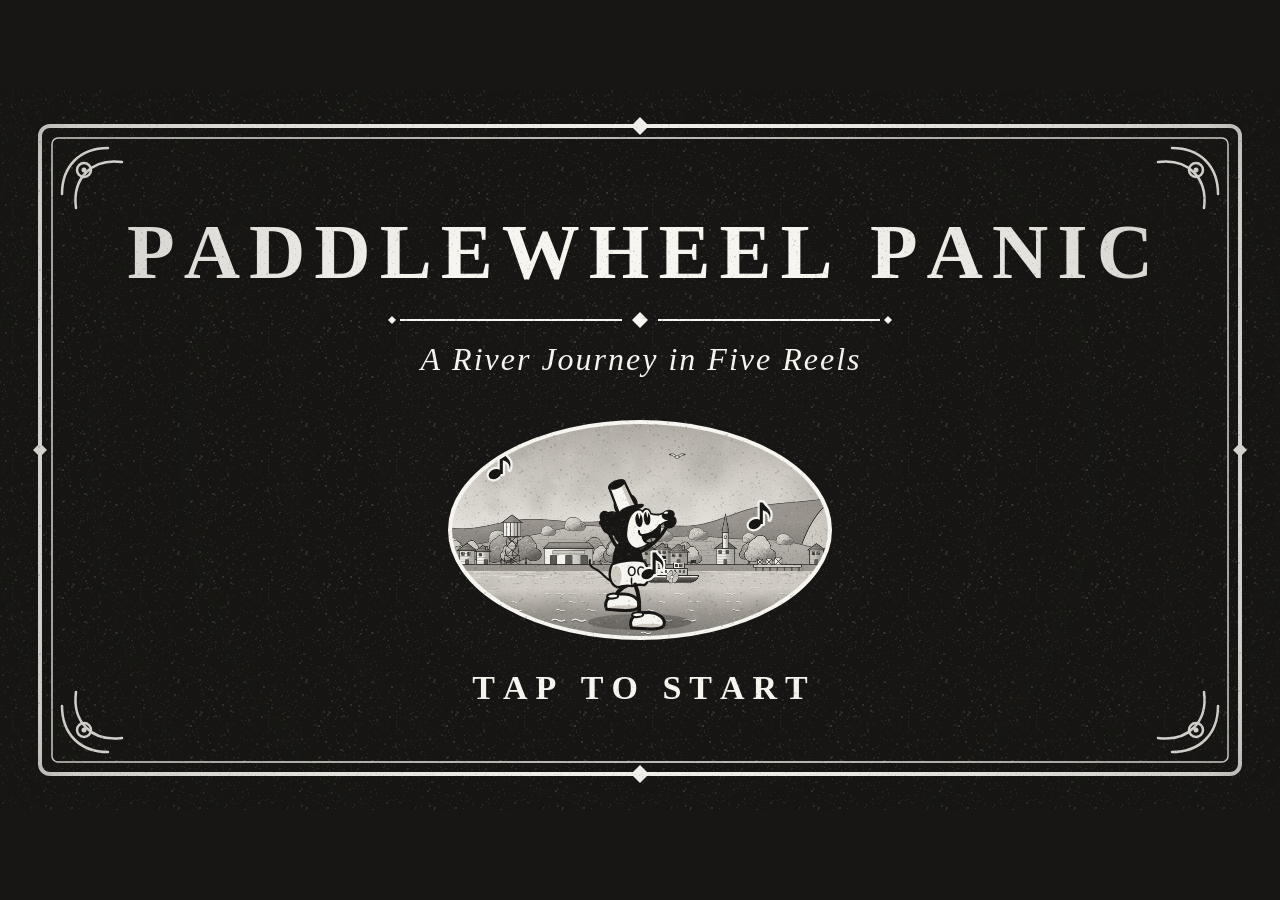
<file: www/index.html>
<!doctype html>
<html lang="en">
<head>
  <meta charset="utf-8">
  <meta name="viewport" content="width=device-width, initial-scale=1, viewport-fit=cover, user-scalable=no">
  <title>Paddlewheel Panic</title>
  <meta name="description" content="A 1928 river chase. Jump the barrels, whistle at the critters, and reach the landing before the Captain catches up.">
  <meta name="theme-color" content="#171614">
  <meta name="apple-mobile-web-app-capable" content="yes">
  <meta name="mobile-web-app-capable" content="yes">
  <meta name="apple-mobile-web-app-status-bar-style" content="black">
  <meta name="apple-mobile-web-app-title" content="Paddlewheel">
  <link rel="apple-touch-icon" href="icons/icon-180.png">
  <link rel="icon" type="image/png" sizes="192x192" href="icons/icon-192.png">
  <link rel="manifest" href="manifest.webmanifest">
  <link rel="stylesheet" href="styles.css">
</head>
<body>
  <canvas id="game" aria-label="Paddlewheel Panic game"></canvas>
  <div id="safe-probe" aria-hidden="true"></div>
  <div id="rotate" hidden>
    <div class="card">
      <svg class="phone" viewBox="0 0 120 120" aria-hidden="true">
        <g class="spin">
          <rect x="38" y="16" width="44" height="88" rx="9" fill="none" stroke="#f8f6f0" stroke-width="5"/>
          <circle cx="60" cy="94" r="4" fill="#f8f6f0"/>
          <rect x="52" y="22" width="16" height="4" rx="2" fill="#f8f6f0"/>
        </g>
        <path d="M18 70 A44 44 0 0 1 40 22" fill="none" stroke="#9a968f" stroke-width="4" stroke-linecap="round"/>
        <path d="M34 16 L42 22 L34 29" fill="none" stroke="#9a968f" stroke-width="4" stroke-linecap="round" stroke-linejoin="round"/>
      </svg>
      <p>Turn your phone sideways</p>
    </div>
  </div>
  <noscript><p class="noscript">Paddlewheel Panic needs JavaScript.</p></noscript>
  <script type="module" src="src/main.js"></script>
</body>
</html>
</file>
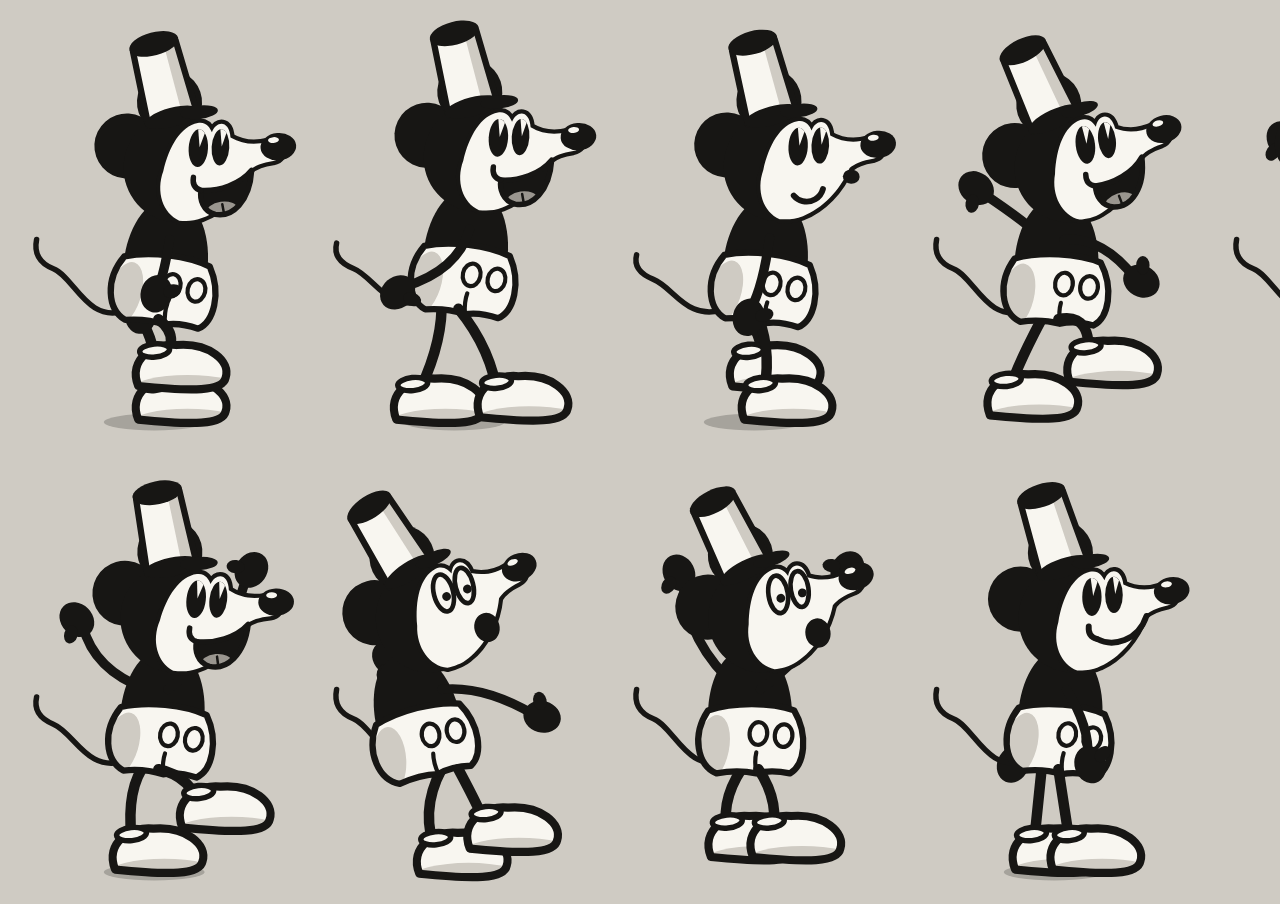
<file: tools/art-preview.html>
<!doctype html><meta charset="utf-8"><body style="margin:0;background:#cfcbc3">
<canvas id="c" width="1600" height="900"></canvas>
<script type="module">
import { drawHero } from "../www/src/art/hero.js";
const ctx = document.getElementById("c").getContext("2d");
ctx.fillStyle="#cfcbc3";ctx.fillRect(0,0,1600,900);
const poses=[["run",0],["run",1.5],["run",3],["jump",0],["fall",0],["dance",0.3],["hurt",0],["caught",0],["stand",0]];
poses.forEach(([p,ph],i)=>{
  const x=150+(i%5)*300, y=420+Math.floor(i/5)*450;
  drawHero(ctx,{x,y,pose:p,phase:ph,t:ph,scale:2.1,whistle:i==2?1:0});
});
window.done=true;
</script>
</file>
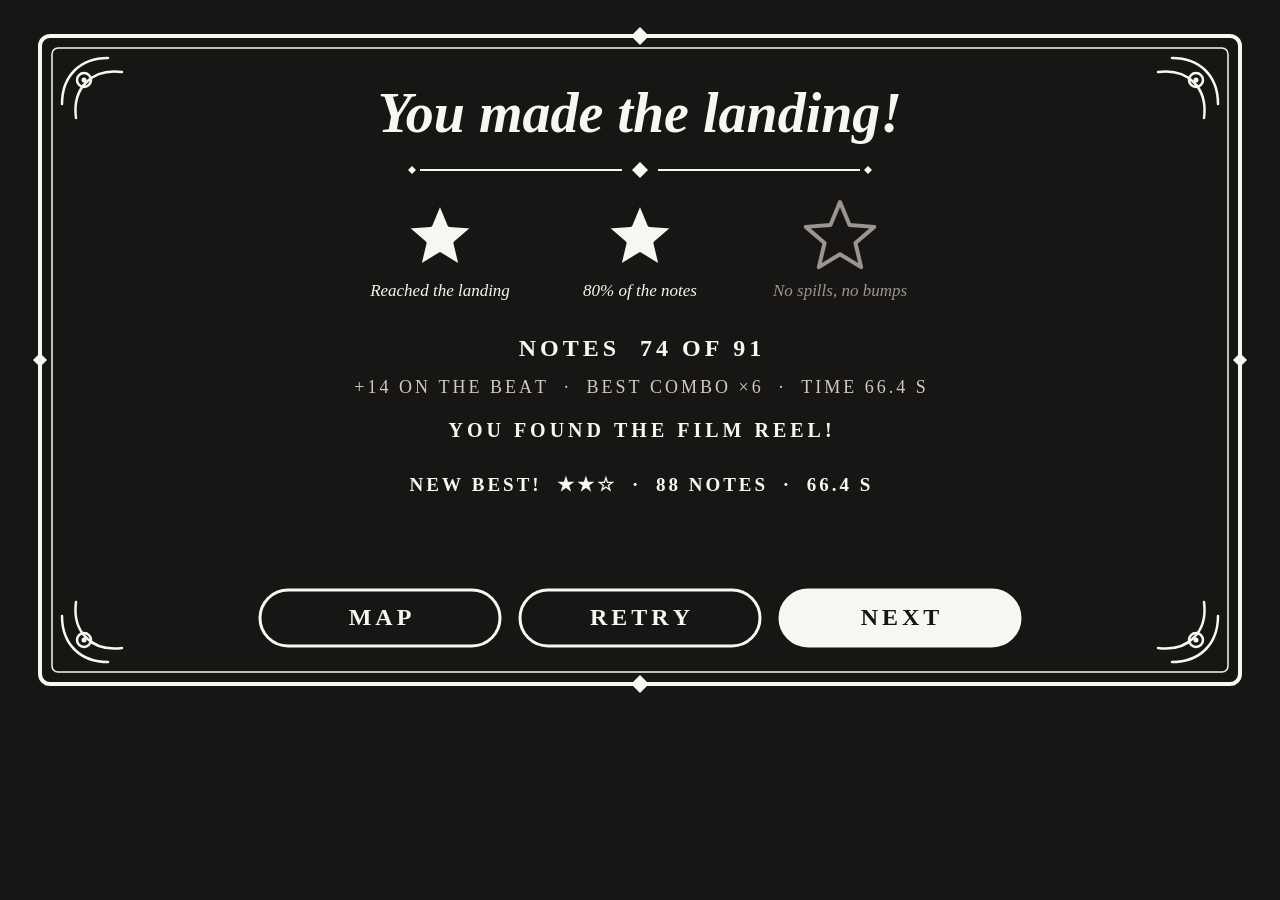
<file: tools/card-preview.html>
<!doctype html><meta charset="utf-8"><body style="margin:0;background:#171614">
<canvas id="c" width="1280" height="720"></canvas>
<script type="module">
// Intertitle cards for art review.
//   ?card=result (default) | intro      &level=2-3
import { drawResultCard, drawIntro } from "../www/src/screens/cards.js";
import { levelDef } from "../www/src/levels/index.js";
import { zoneOf } from "../www/src/zones/index.js";
const q = new URLSearchParams(location.search);
const ctx = document.getElementById("c").getContext("2d");
const id = q.get("level") || "1-1";
if (q.get("card") === "intro") {
  drawIntro(ctx, levelDef(id), zoneOf(id), { done: true, stars: 2, notes: 88, timeSec: 66.4, reel: false }, 1, { ghost: [0] });
} else {
  const r = { won: true, stars: 2, notes: 88, collected: 74, bonus: 14, bestCombo: 6, totalNotes: 91, ratio: 74 / 91, clean: false, distanceFt: 1460, progress: 1, timeSec: 66.4, reel: true, reelNew: true };
  drawResultCard(ctx, r, { done: true, stars: 2, notes: 88, timeSec: 66.4 }, true, 3, true);
}
</script>
</file>
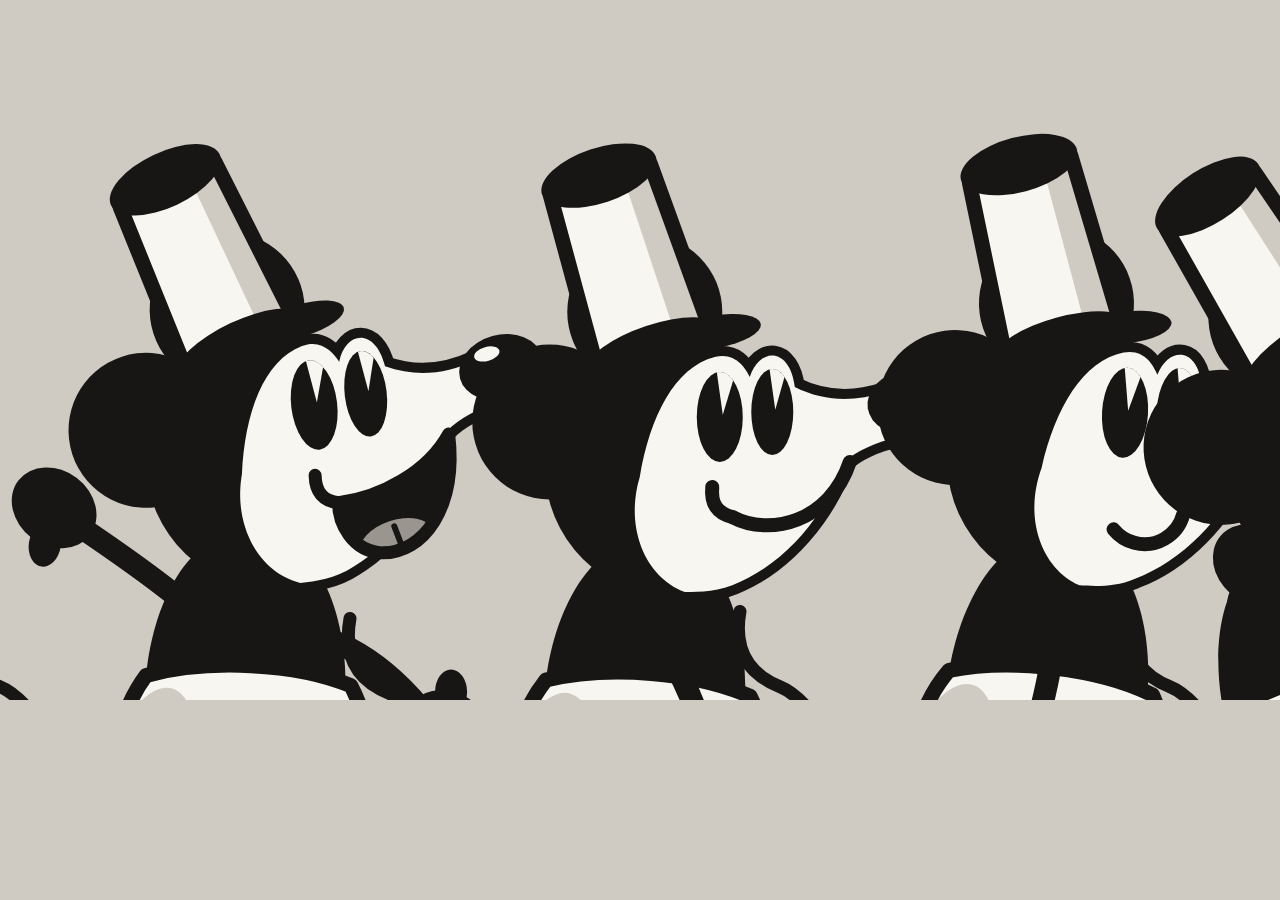
<file: tools/face-preview.html>
<!doctype html><meta charset="utf-8"><body style="margin:0;background:#cfcbc3">
<canvas id="c" width="1600" height="700"></canvas>
<script type="module">
// Face close-ups for review: open grin, closed smile, whistle, hurt.
import { drawHero } from "../www/src/art/hero.js";
const ctx = document.getElementById("c").getContext("2d");
ctx.fillStyle = "#cfcbc3"; ctx.fillRect(0, 0, 1600, 700);
const poses = [["jump", 0], ["stand", 0], ["run", 1], ["hurt", 0]];
poses.forEach(([pose, w], i) => drawHero(ctx, { x: 230 + i * 390, y: 1060, pose, t: 0.4, scale: 5, whistle: w, shadow: false }));
</script>
</file>
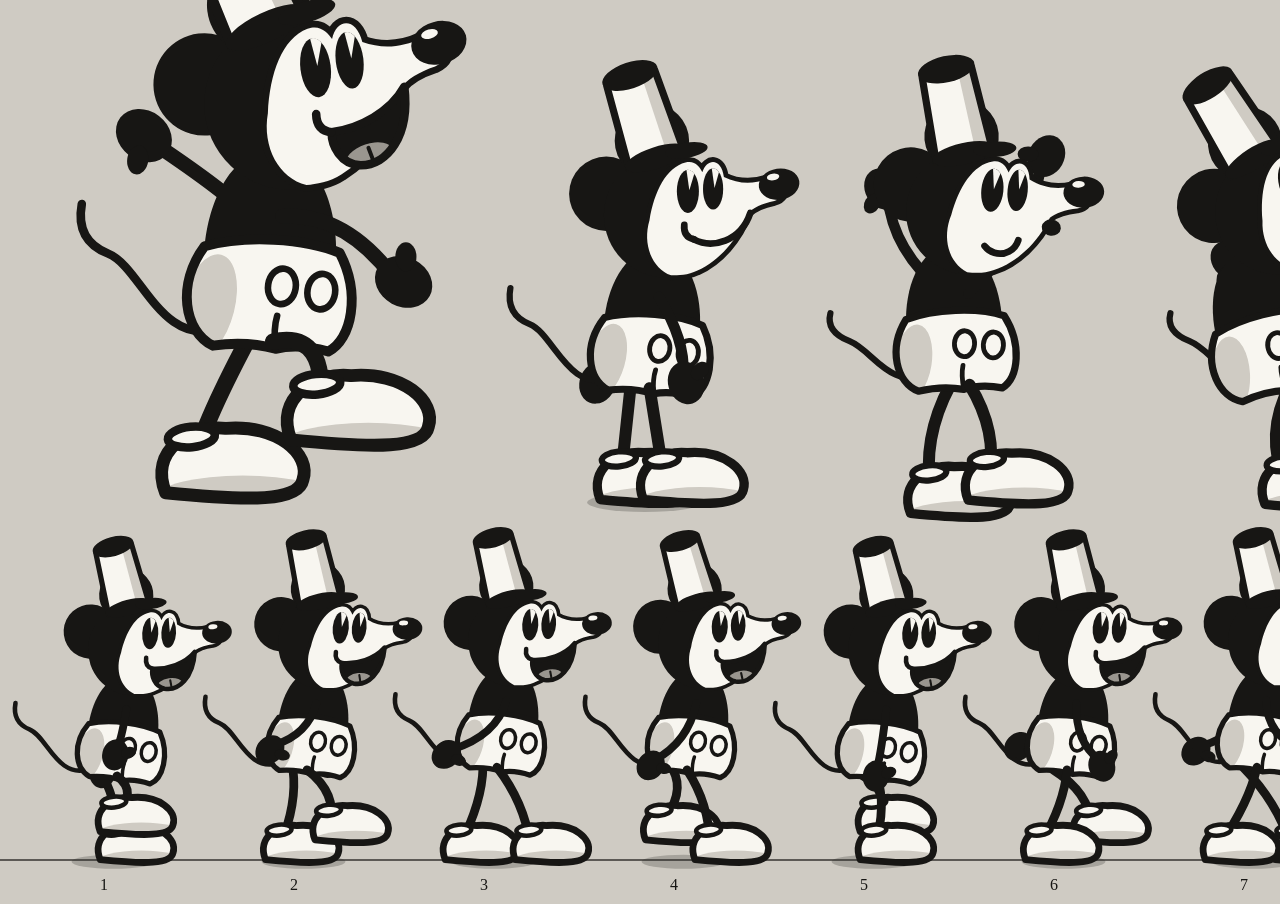
<file: tools/hero-sheet.html>
<!doctype html><meta charset="utf-8"><body style="margin:0;background:#cfcbc3">
<canvas id="c" width="1600" height="900"></canvas>
<script type="module">
// Hero review sheet: a big close-up plus eight frames of the run cycle with a
// ground line, so foot planting and direction are easy to judge.
import { drawHero } from "../www/src/art/hero.js";
const ctx = document.getElementById("c").getContext("2d");
ctx.fillStyle = "#cfcbc3"; ctx.fillRect(0, 0, 1600, 900);
drawHero(ctx, { x: 260, y: 500, pose: "jump", t: 0.4, scale: 3.3, shadow: false });
drawHero(ctx, { x: 640, y: 500, pose: "stand", t: 0.4, scale: 2.4 });
drawHero(ctx, { x: 960, y: 500, pose: "fall", t: 0.2, scale: 2.4, whistle: 1 });
drawHero(ctx, { x: 1300, y: 500, pose: "hurt", t: 0.2, scale: 2.4 });
ctx.strokeStyle = "#5c5955"; ctx.lineWidth = 2;
ctx.beginPath(); ctx.moveTo(0, 860); ctx.lineTo(1600, 860); ctx.stroke();
for (let i = 0; i < 8; i++) {
  drawHero(ctx, { x: 110 + i * 190, y: 860, pose: "run", phase: (i / 8) * Math.PI * 2, t: 0.4, scale: 1.75 });
  ctx.fillStyle = "#171614"; ctx.font = "16px Georgia"; ctx.fillText(String(i + 1), 100 + i * 190, 890);
}
</script>
</file>
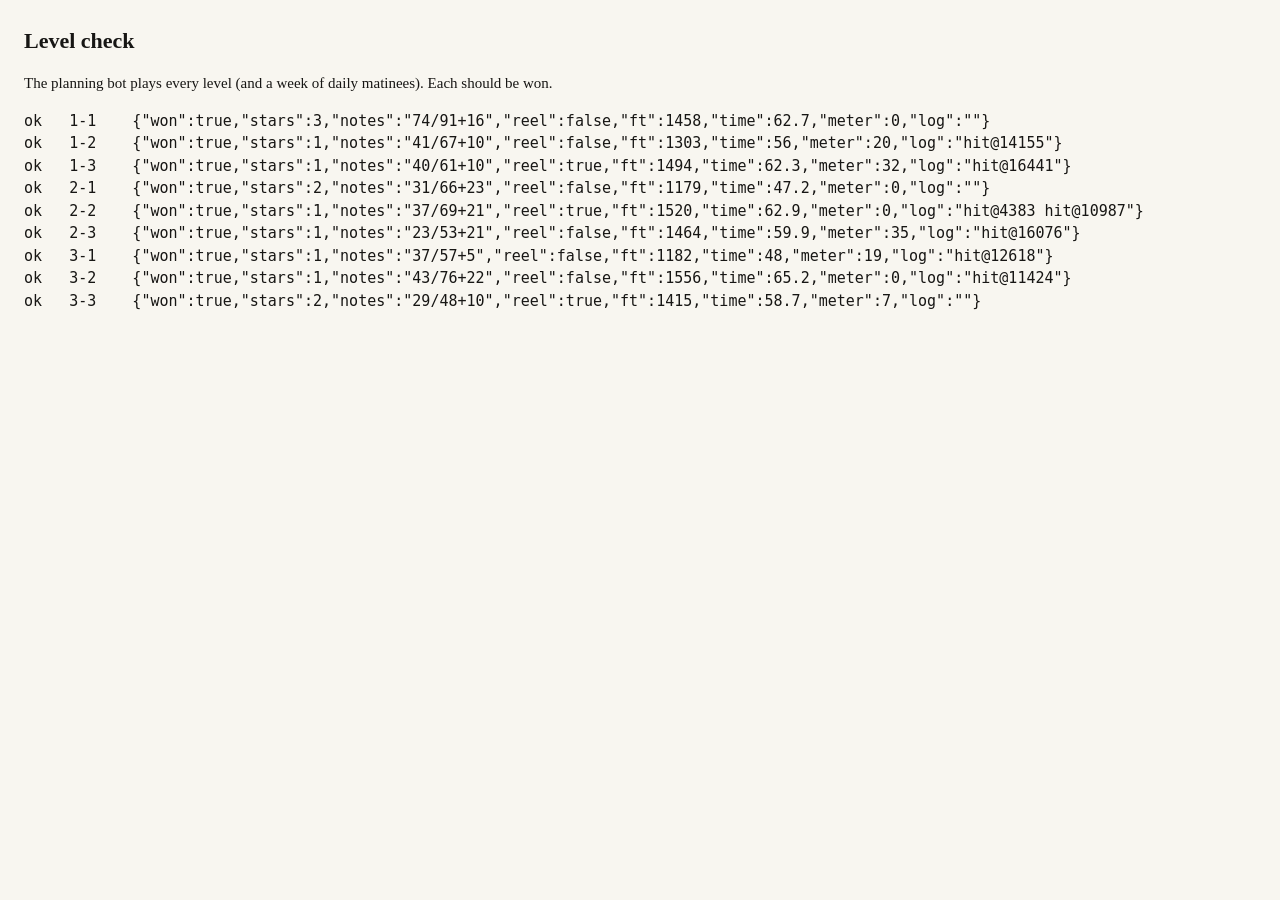
<file: tools/level-check.html>
<!doctype html><meta charset="utf-8"><title>Level check</title>
<body style="margin:24px;background:#f8f6f0;color:#171614;font:15px/1.5 Georgia,serif">
<h1 style="font-size:22px">Level check</h1>
<p>The planning bot plays every level (and a week of daily matinees). Each should be won.</p>
<pre id="out">Running…</pre>
<script type="module">
// ?levels=2-1,2-2 to check only some levels; ?daily=0 to skip the matinees.
import { runBot } from "./bot.js";
import { LEVELS } from "../www/src/levels/index.js";
import { ZONES } from "../www/src/zones/index.js";
import { dailyCourse } from "../www/src/screens/daily.js";
const q = new URLSearchParams(location.search);
const out = document.getElementById("out");
const ids = q.get("levels") ? q.get("levels").split(",") : Object.keys(LEVELS);
const lines = [];
let failed = 0;
const show = () => (out.textContent = lines.join("\n"));
for (const id of ids) {
  const r = await runBot(id);
  if (!r.won) failed++;
  lines.push(`${r.won ? "ok  " : "FAIL"} ${id.padEnd(6)} ${JSON.stringify(r)}`);
  show();
}
if (q.get("daily") !== "0") {
  for (let d = 0; d < 7; d++) {
    const day = new Date(Date.now() + d * 86400000);
    const key = `${day.getFullYear()}-${String(day.getMonth() + 1).padStart(2, "0")}-${String(day.getDate()).padStart(2, "0")}`;
    for (let zi = 0; zi < ZONES.length; zi++) {
      const c = dailyCourse(key, [zi]);
      const r = await runBot(c.def, { zone: c.zone.id });
      if (!r.won) failed++;
      lines.push(`${r.won ? "ok  " : "FAIL"} daily ${key} ${c.zone.id.padEnd(9)} ${JSON.stringify(r)}`);
      show();
    }
  }
}
lines.push("", failed ? `${failed} FAILED` : "ALL PASSED");
show();
window.done = { failed };
</script>
</file>
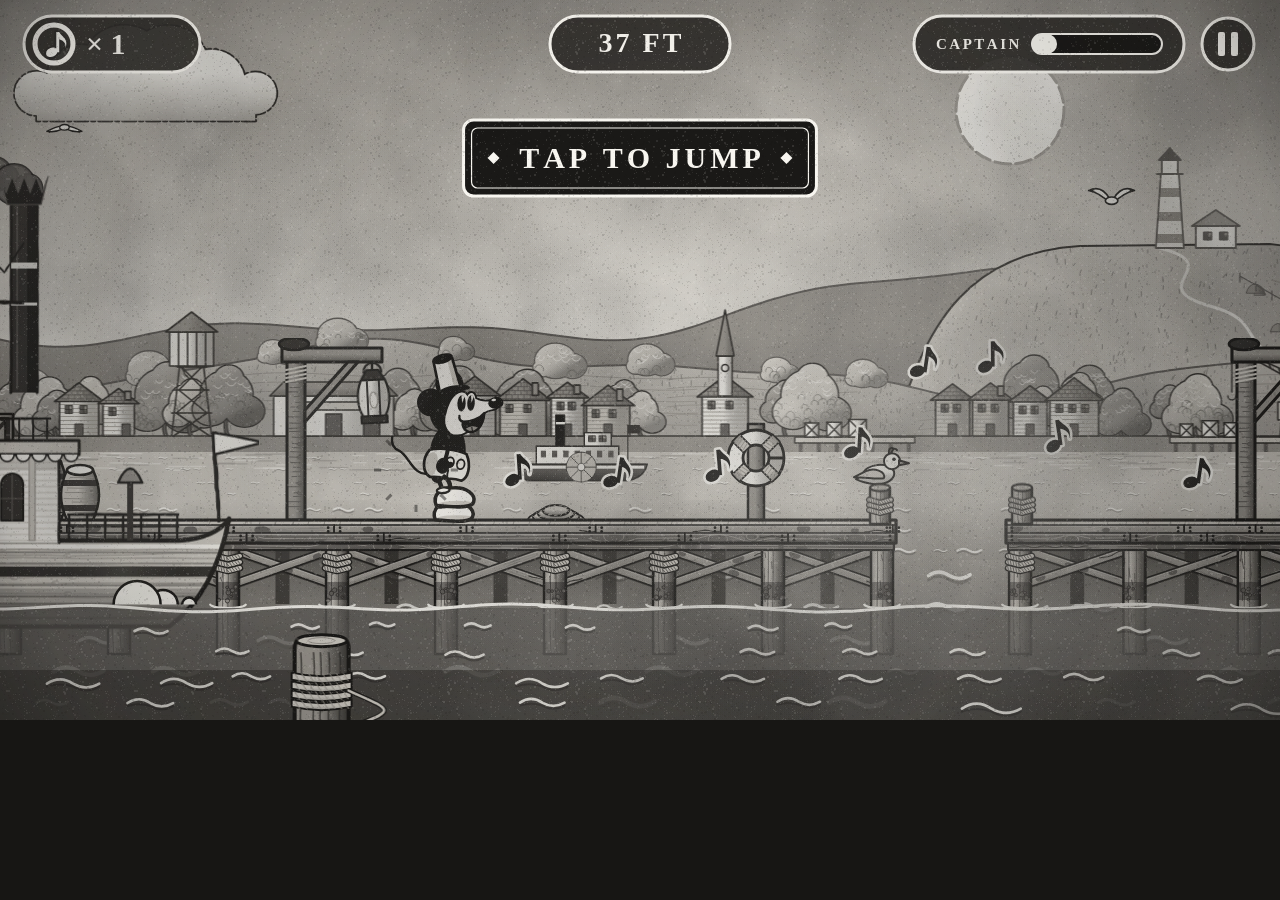
<file: tools/scene-preview.html>
<!doctype html><meta charset="utf-8"><body style="margin:0;background:#171614">
<canvas id="c" width="1280" height="720"></canvas>
<script type="module">
// Renders the world at a chosen spot for art review.
//   ?level=1-2&x=8200&meter=60&t=1.5
//   ?chunks=[["start"],["hookSwing"]]&zone=mountains&x=900
// Options: jump=1 (jump shortly before the capture), whistle=1, hold=1
// (keep the jump held, e.g. to grab a hook), power=drum (give a power-up).
import { Game } from "../www/src/game.js";
import { drawHUD, drawHint } from "../www/src/ui.js";
import { drawFilm } from "../www/src/art/film.js";
import { levelDef } from "../www/src/levels/index.js";
import { ZONES } from "../www/src/zones/index.js";
const q = new URLSearchParams(location.search);
const ctx = document.getElementById("c").getContext("2d");
const g = new Game({ sfx(){}, haptic(){}, musicTime(){ return 0; }, win(){}, lose(){} });
const def = q.get("chunks") ? { id: "preview", name: "Preview", seed: +(q.get("seed") || 1), chunks: JSON.parse(q.get("chunks")) } : levelDef(q.get("level") || "1-1");
const zone = ZONES.find((z) => z.id === (q.get("zone") || "river"));
g.load(def, q.get("chunks") || q.get("zone") ? { zone } : {});
const x = +(q.get("x") || 300);
const p = g.level.platforms.filter((p) => p.type === "dock" && p.x <= x).pop();
g.hero.x = Math.min(x, p.x + p.w - 20); g.hero.y = p.y; g.hero.ground = p; g.camX = g.hero.x - 1280 / 3;
g.meter = +(q.get("meter") || 20);
if (q.get("power")) g.hero.power = { kind: q.get("power"), t: 9, uses: 3 };
const steps = Math.round(+(q.get("t") || 0.6) * 120);
for (let i = 0; i < steps; i++) {
  g.setMusicTime(i / 120);
  if (q.get("jump") && i === Math.max(0, steps - (+q.get("jumpAt") || 30))) g.press();
  if (q.get("whistle") && i === steps - 40) g.whistle();
  g.step(1 / 120, !!q.get("hold"));
}
g.draw(ctx);
drawHint(ctx, g.hint, true);
drawHUD(ctx, g, { top: 0, left: 0, right: 0, bottom: 0 });
drawFilm(ctx, 1 / 60);
window.done = true;
</script>
</file>
<file: www/styles.css>
html,
body {
  margin: 0;
  padding: 0;
  width: 100%;
  height: 100%;
  overflow: hidden;
  background: #171614;
  color: #f8f6f0;
  font-family: Georgia, "Times New Roman", serif;
  touch-action: none;
  overscroll-behavior: none;
  user-select: none;
  -webkit-user-select: none;
  -webkit-touch-callout: none;
  -webkit-tap-highlight-color: transparent;
  -webkit-text-size-adjust: none;
}

#game {
  position: absolute;
  display: block;
  touch-action: none;
  outline: none;
}

/* Reads env(safe-area-inset-*) so the HUD can stay clear of the notch. */
#safe-probe {
  position: fixed;
  visibility: hidden;
  pointer-events: none;
  inset: 0;
  padding-top: env(safe-area-inset-top, 0px);
  padding-right: env(safe-area-inset-right, 0px);
  padding-bottom: env(safe-area-inset-bottom, 0px);
  padding-left: env(safe-area-inset-left, 0px);
}

#rotate {
  position: fixed;
  inset: 0;
  z-index: 10;
  display: flex;
  align-items: center;
  justify-content: center;
  background: #171614;
}

#rotate[hidden] {
  display: none;
}

#rotate .card {
  text-align: center;
  padding: 36px 28px;
  margin: 16px;
  border: 4px double #f8f6f0;
  outline: 1px solid #9a968f;
  outline-offset: 6px;
}

#rotate p {
  margin: 18px 0 0;
  font-size: 22px;
  letter-spacing: 0.18em;
  text-transform: uppercase;
}

#rotate .phone {
  width: 120px;
  height: 120px;
}

#rotate .spin {
  transform-origin: 60px 60px;
  animation: turn 2.4s ease-in-out infinite;
}

@keyframes turn {
  0%, 25% { transform: rotate(0deg); }
  55%, 85% { transform: rotate(-90deg); }
  100% { transform: rotate(0deg); }
}

.noscript {
  padding: 24px;
  text-align: center;
}
</file>
